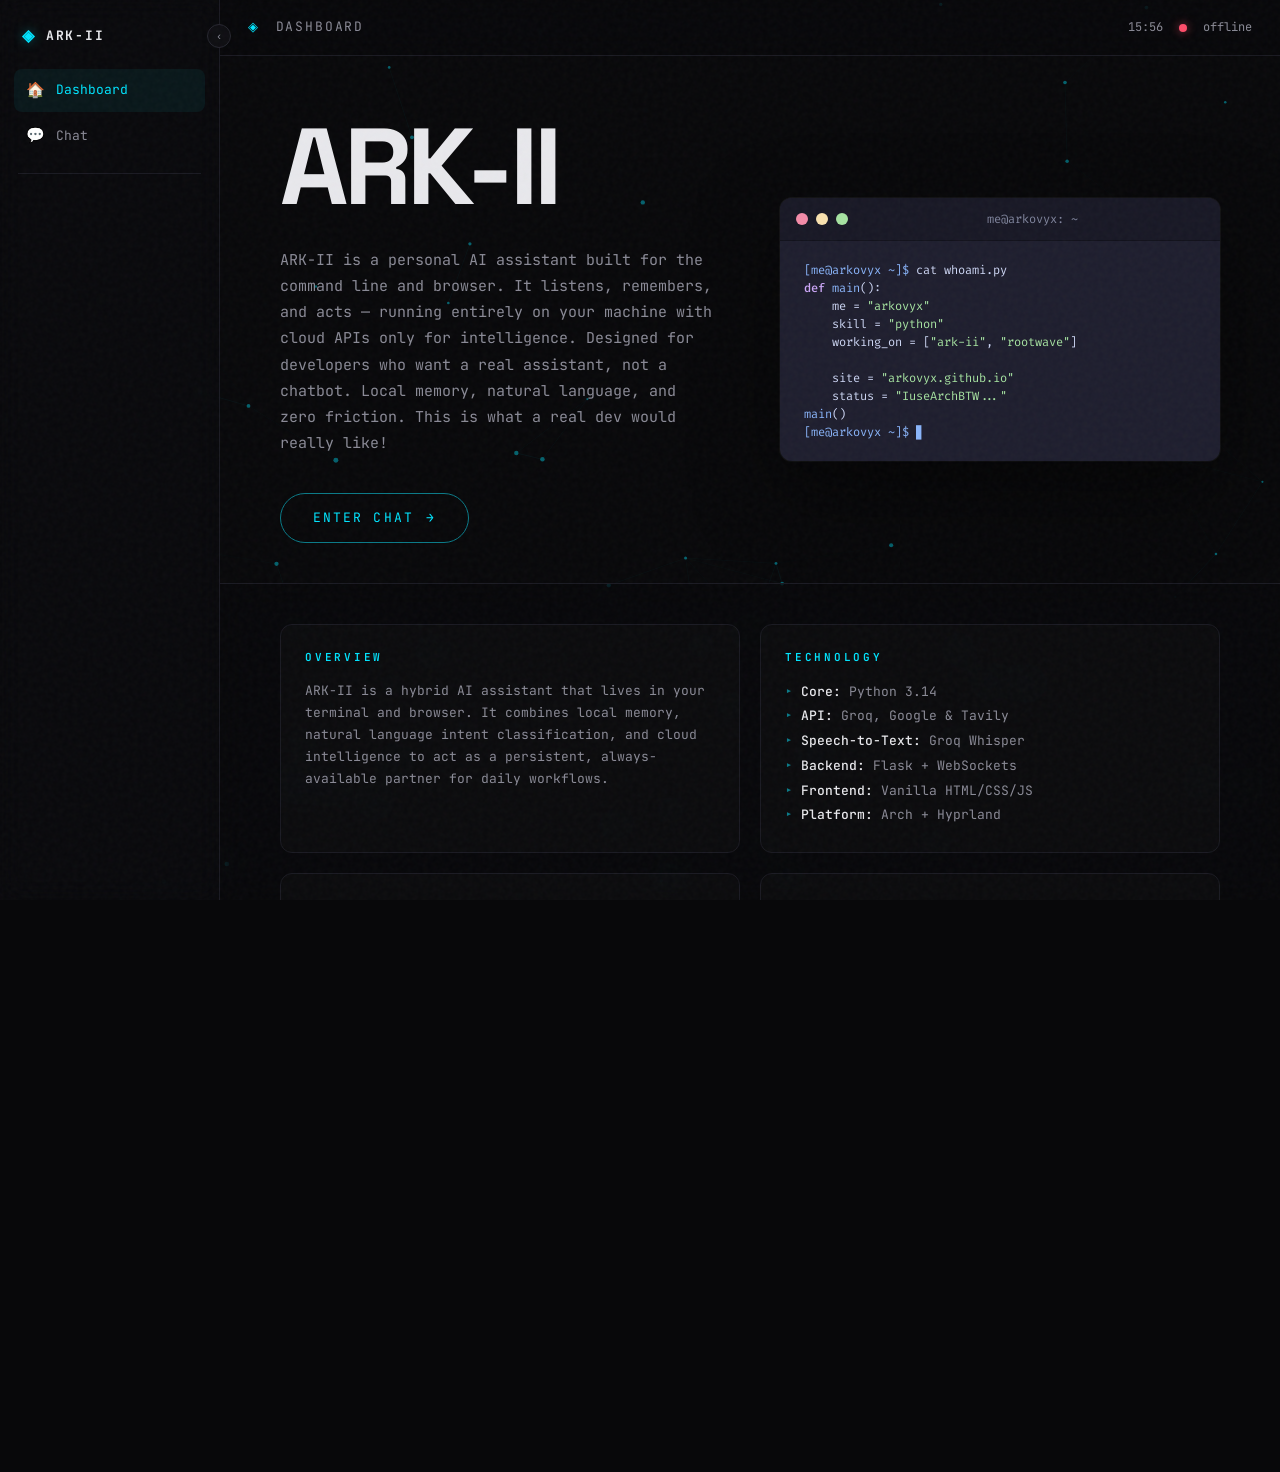
<file: web/index.html>
<!DOCTYPE html>
<html lang="en">
<head>
    <meta charset="UTF-8" />
    <meta name="viewport" content="width=device-width, initial-scale=1.0" />
    <title>ARK-II</title>
    <link rel="preconnect" href="https://fonts.googleapis.com">
    <link rel="preconnect" href="https://fonts.gstatic.com" crossorigin>
    <link href="https://fonts.googleapis.com/css2?family=JetBrains+Mono:wght@300;400;500;700&display=swap" rel="stylesheet">
    <link href="https://fonts.googleapis.com/css2?family=Fira+Code:wght@300;400;500;700&display=swap" rel="stylesheet">
    <link href="https://fonts.googleapis.com/css2?family=Space+Grotesk:wght@300;400;500;600;700&display=swap" rel="stylesheet">
    <link rel="stylesheet" href="style.css" />
</head>
<body class="dashboard-body">
    <div class="grain"></div>
    <canvas id="bg-particles"></canvas>

    <aside class="sidebar" id="sidebar">
        <div class="sidebar-brand">
            <span class="mark">◈</span>
            <span class="name">ARK-II</span>
        </div>
        <a class="nav-item active" href="/">
            <span class="icon">🏠</span>
            <span class="label">Dashboard</span>
        </a>
        <a class="nav-item" href="/chat">
            <span class="icon">💬</span>
            <span class="label">Chat</span>
        </a>
        <div class="sidebar-divider"></div>
        <button class="sidebar-toggle" id="sidebar-toggle" title="Toggle sidebar">‹</button>
    </aside>

    <main class="main dashboard-main">
        <header class="header">
            <div class="page-title"><span class="mark">◈</span> Dashboard</div>
            <div class="header-right">
                <span class="clock" id="clock">--:--</span>
                <span class="status-dot" id="status-dot"></span>
                <span class="status-text" id="status-text">connecting</span>
            </div>
        </header>

        <section class="hero-section">
            <div class="hero-left">
                <h1 class="hero-title">ARK-II</h1>
                <p class="hero-description">
                    ARK-II is a personal AI assistant built for the command line and browser.
                    It listens, remembers, and acts — running entirely on your machine with
                    cloud APIs only for intelligence. Designed for developers who want a
                    real assistant, not a chatbot. Local memory, natural language, and
                    zero friction. This is what a real dev would really like!
                </p>
                <a href="/chat" class="cta-button">
                    <span>Enter Chat</span>
                    <span class="arrow">→</span>
                </a>
            </div>

            <div class="hero-right">
                <div class="terminal-window">
                    <div class="terminal-header">
                        <div class="terminal-dots">
                            <span class="dot dot-red"></span>
                            <span class="dot dot-yellow"></span>
                            <span class="dot dot-green"></span>
                        </div>
                        <div class="terminal-title">me@arkovyx: ~</div>
                    </div>
                    <div class="terminal-body">
<pre class="terminal-pre">
<span class="t-prompt">[me@arkovyx ~]$</span> <span class="t-cmd">cat whoami.py</span>
<span class="t-code"><span class="t-kw">def</span> <span class="t-fn">main</span>():
    me = <span class="t-str">"arkovyx"</span>
    skill = <span class="t-str">"python"</span>
    working_on = [<span class="t-str">"ark-ii"</span>, <span class="t-str">"rootwave"</span>]

    site = <span class="t-str">"arkovyx.github.io"</span>
    status = <span class="t-str">"IuseArchBTW..."</span>
<span class="t-fn">main</span>()</span>
<span class="t-prompt">[me@arkovyx ~]$</span> <span class="t-cursor">▊</span>
</pre>
                    </div>
                </div>
            </div>
        </section>

        <section class="docs-section">
            <div class="docs-grid">
                <div class="doc-panel">
                    <div class="doc-title">Overview</div>
                    <p class="doc-text">
                        ARK-II is a hybrid AI assistant that lives in your terminal and
                        browser. It combines local memory, natural language intent
                        classification, and cloud intelligence to act as a persistent,
                        always-available partner for daily workflows.
                    </p>
                </div>

                <div class="doc-panel">
                    <div class="doc-title">Technology</div>
                    <ul class="doc-list">
                        <li><strong>Core:</strong> Python 3.14</li>
                        <li><strong>API:</strong> Groq, Google & Tavily</li>
                        <li><strong>Speech-to-Text:</strong> Groq Whisper</li>
                        <li><strong>Backend:</strong> Flask + WebSockets</li>
                        <li><strong>Frontend:</strong> Vanilla HTML/CSS/JS</li>
                        <li><strong>Platform:</strong> Arch + Hyprland</li>
                    </ul>
                </div>

                <div class="doc-panel">
                    <div class="doc-title">Real-World Problems</div>
                    <ul class="doc-list">
                        <li>Remembering context across sessions</li>
                        <li>Managing reminders without opening apps</li>
                        <li>Quick voice-to-action without lifting hands</li>
                        <li>Summarizing active windows on demand</li>
                        <li>Reading and writing from the terminal</li>
                    </ul>
                </div>

                <div class="doc-panel">
                    <div class="doc-title">Workflow</div>
                    <ul class="doc-list">
                        <li>User input</li>
                        <li>Intent classified by NLP layer</li>
                        <li>Handler executes locally or calls AI</li>
                        <li>State written to <code>data/state.json</code></li>
                        <li>Web UI polls state every 500ms</li>
                        <li>Response printed.</li>
                    </ul>
                </div>

                <div class="doc-panel">
                    <div class="doc-title">Project Structure</div>
                    <ul class="doc-list code-list">
                        <li>src/core — handles core nlp and user input.</li>
                        <li>src/features — contains all the features.</li>
                        <li>src/utils — stores paths and helpers</li>
                        <li>web — dashboard + chat UI</li>
                        <li>data — persistent memory and other helpers.</li>
                        <li>server.py — Flask bridge</li>
                    </ul>
                </div>

                <div class="doc-panel">
                    <div class="doc-title">Conclusion</div>
                    <p class="doc-text">
                        ARK-II is not another "chat-bot". It is a system designed to feel like a
                        true extension of the user — persistent, useful, and quiet.
                        Built on open tools, running on Arch Linux, and designed to
                        scale with the user's needs.
                    </p>
                </div>
            </div>
        </section>

        <footer class="footer">
            <div class="footer-icons">
                <a class="icon-link" href="https://github.com/arkovyx/ark-ii/" target="_blank" title="GitHub">
                    <svg width="16" height="16" viewBox="0 0 24 24" fill="currentColor">
                        <path d="M12 .5C5.65.5.5 5.65.5 12c0 5.08 3.29 9.39 7.86 10.91.58.1.79-.25.79-.56v-2c-3.2.7-3.88-1.36-3.88-1.36-.52-1.32-1.28-1.67-1.28-1.67-1.05-.72.08-.7.08-.7 1.16.08 1.77 1.19 1.77 1.19 1.03 1.77 2.7 1.26 3.36.96.1-.75.4-1.26.73-1.55-2.55-.29-5.24-1.28-5.24-5.68 0-1.26.45-2.29 1.19-3.1-.12-.29-.52-1.46.11-3.05 0 0 .97-.31 3.18 1.19a11 11 0 0 1 5.8 0c2.2-1.5 3.17-1.19 3.17-1.19.63 1.59.23 2.76.11 3.05.74.81 1.19 1.84 1.19 3.1 0 4.41-2.7 5.38-5.26 5.67.41.36.78 1.06.78 2.14v3.17c0 .31.21.67.8.56A11.5 11.5 0 0 0 23.5 12C23.5 5.65 18.35.5 12 .5z"/>
                    </svg>
                </a>
                <a class="icon-link" href="https://arkovyx.github.io/" target="_blank" title="Portfolio">
                    <svg width="16" height="16" viewBox="0 0 24 24" fill="none" stroke="currentColor" stroke-width="2" stroke-linecap="round" stroke-linejoin="round">
                        <circle cx="12" cy="12" r="10"/>
                        <line x1="2" y1="12" x2="22" y2="12"/>
                        <path d="M12 2a15.3 15.3 0 0 1 4 10 15.3 15.3 0 0 1-4 10 15.3 15.3 0 0 1-4-10 15.3 15.3 0 0 1 4-10z"/>
                    </svg>
                </a>
                <span class="icon-link" title="YouTube">
                    <svg width="16" height="16" viewBox="0 0 24 24" fill="currentColor">
                        <path d="M23.5 6.2a3 3 0 0 0-2.1-2.1C19.5 3.5 12 3.5 12 3.5s-7.5 0-9.4.6A3 3 0 0 0 .5 6.2C0 8.1 0 12 0 12s0 3.9.5 5.8a3 3 0 0 0 2.1 2.1c1.9.6 9.4.6 9.4.6s7.5 0 9.4-.6a3 3 0 0 0 2.1-2.1c.5-1.9.5-5.8.5-5.8s0-3.9-.5-5.8zM9.6 15.6V8.4l6.3 3.6-6.3 3.6z"/>
                    </svg>
                </span>
                <span class="icon-link" title="Instagram">
                    <svg width="16" height="16" viewBox="0 0 24 24" fill="none" stroke="currentColor" stroke-width="2" stroke-linecap="round" stroke-linejoin="round">
                        <rect x="2" y="2" width="20" height="20" rx="5"/>
                        <path d="M16 11.4a4 4 0 1 1-7.9 1.2 4 4 0 0 1 7.9-1.2z"/>
                        <line x1="17.5" y1="6.5" x2="17.5" y2="6.5"/>
                    </svg>
                </span>
            </div>
            <div class="footer-meta">· ARK · v2.0 · © 2026 | ARKOVYX All Rights Reserved</div>
        </footer>
    </main>

    <script src="dashboard.js"></script>
</body>
</html>
</file>
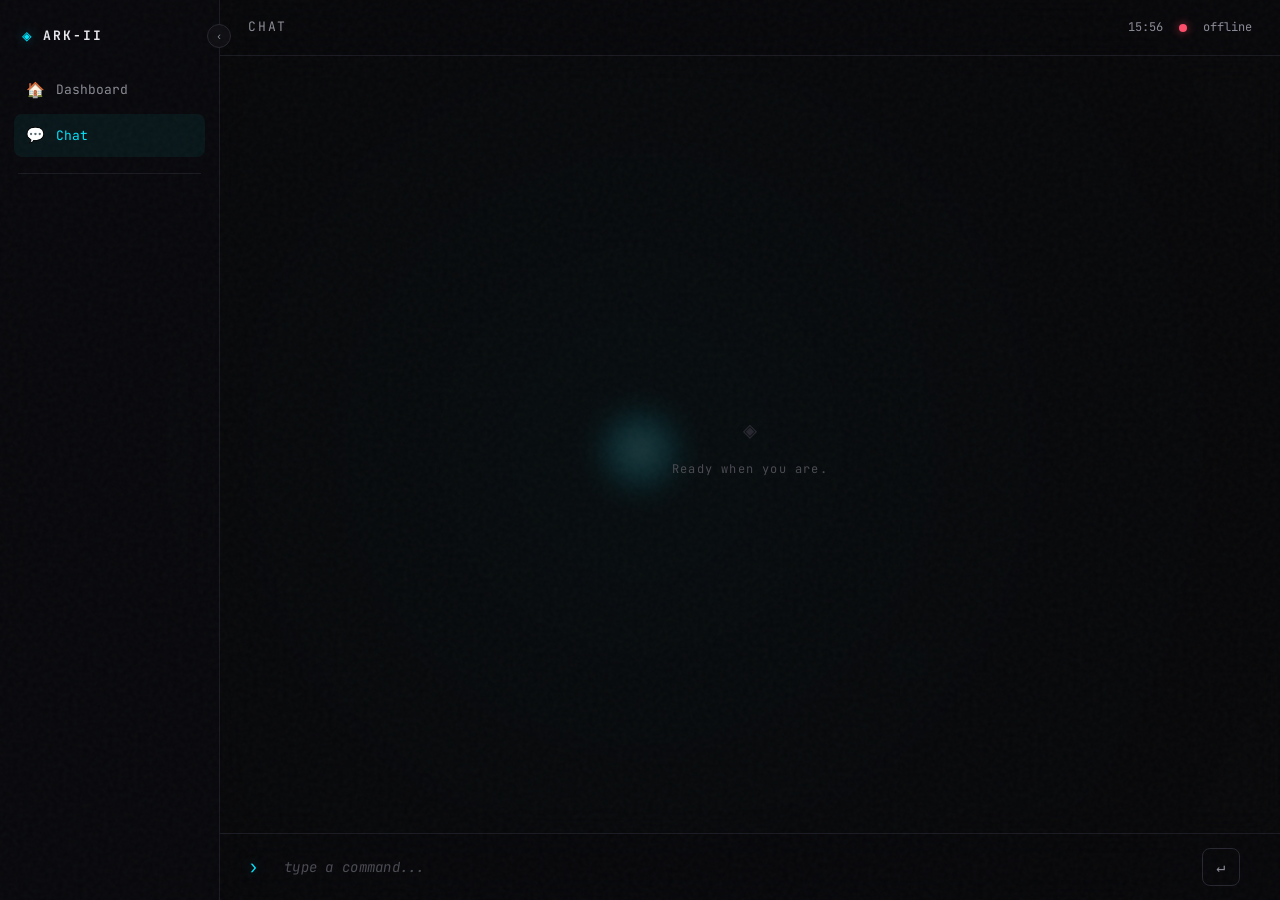
<file: web/chat.html>
<!DOCTYPE html>
<html lang="en">
<head>
    <meta charset="UTF-8" />
    <meta name="viewport" content="width=device-width, initial-scale=1.0" />
    <title>ARK-II · Chat</title>
    <link rel="preconnect" href="https://fonts.googleapis.com">
    <link rel="preconnect" href="https://fonts.gstatic.com" crossorigin>
    <link href="https://fonts.googleapis.com/css2?family=JetBrains+Mono:wght@300;400;500;700&display=swap" rel="stylesheet">
    <link rel="stylesheet" href="style.css" />
</head>
<body class="chat-body">
    <div class="grain"></div>
    <canvas id="bg-ring"></canvas>

    <aside class="sidebar" id="sidebar">
        <div class="sidebar-brand">
            <span class="mark">◈</span>
            <span class="name">ARK-II</span>
        </div>

        <a class="nav-item" href="/">
            <span class="icon">🏠</span>
            <span class="label">Dashboard</span>
        </a>
        <a class="nav-item active" href="/chat">
            <span class="icon">💬</span>
            <span class="label">Chat</span>
        </a>

        <div class="sidebar-divider"></div>

        <button class="sidebar-toggle" id="sidebar-toggle" title="Toggle sidebar">‹</button>
    </aside>

    <main class="main chat-main">
        <header class="header">
            <div class="page-title">Chat</div>
            <div class="header-right">
                <span class="clock" id="clock">--:--</span>
                <span class="status-dot" id="status-dot"></span>
                <span class="status-text" id="status-text">connecting</span>
            </div>
        </header>

        <section class="chat-log" id="chat">
            <div class="empty" id="empty">
                <div class="empty-line">◈</div>
                <div class="empty-text">Ready when you are.</div>
            </div>
        </section>

        <footer class="input-bar">
            <span class="prompt-symbol">›</span>
            <input id="input" type="text" placeholder="type a command..." autocomplete="off" spellcheck="false" />
            <button class="send-btn" id="send" title="Send">↵</button>
        </footer>
    </main>

    <script src="chat.js"></script>
</body>
</html>
</file>
<file: web/style.css>
/* ============================================
   RESET + BASE
   ============================================ */
*, *::before, *::after {
    box-sizing: border-box;
    margin: 0;
    padding: 0;
}

:root {
    --bg: #08080a;
    --panel: #0e0e12;
    --border: #1a1a22;
    --border-2: #26262f;
    --text: #e8e8ec;
    --text-dim: #8a8a96;
    --text-faint: #4a4a52;
    --accent: #00e5ff;
    --accent-dim: #0a7a88;
    --accent-glow: rgba(0, 229, 255, 0.35);
    --warn: #ffb347;
    --err: #ff4d6a;
    --ok: #22e08b;
    --radius: 12px;
    --radius-sm: 8px;
    --ease: cubic-bezier(0.22, 0.61, 0.36, 1);
}

html, body {
    height: 100%;
    background: var(--bg);
    color: var(--text);
    font-family: 'JetBrains Mono', ui-monospace, Menlo, monospace;
    font-size: 14px;
    line-height: 1.55;
    -webkit-font-smoothing: antialiased;
    overflow: hidden;
}

body {
    display: flex;
}

/* Grain overlay */
.grain {
    position: fixed;
    inset: 0;
    pointer-events: none;
    opacity: 0.035;
    z-index: 100;
    background-image: url("data:image/svg+xml,%3Csvg viewBox='0 0 200 200' xmlns='http://www.w3.org/2000/svg'%3E%3Cfilter id='n'%3E%3CfeTurbulence type='fractalNoise' baseFrequency='0.9' numOctaves='2'/%3E%3C/filter%3E%3Crect width='100%25' height='100%25' filter='url(%23n)'/%3E%3C/svg%3E");
}

/* Glows */
.glow-top, .glow-bottom {
    position: fixed;
    left: 50%;
    transform: translateX(-50%);
    pointer-events: none;
    z-index: 0;
}
.glow-top {
    top: -40%;
    width: 80vw;
    height: 80vh;
    background: radial-gradient(circle, rgba(0, 229, 255, 0.06) 0%, transparent 60%);
}
.glow-bottom {
    bottom: -50%;
    width: 90vw;
    height: 80vh;
    background: radial-gradient(circle, rgba(120, 0, 255, 0.05) 0%, transparent 60%);
}

/* ============================================
   SIDEBAR
   ============================================ */
.sidebar {
    width: 220px;
    background: rgba(10, 10, 14, 0.6);
    backdrop-filter: blur(12px);
    border-right: 1px solid var(--border);
    display: flex;
    flex-direction: column;
    padding: 20px 14px;
    transition: width 0.25s var(--ease);
    position: relative;
    z-index: 10;
}

.sidebar.collapsed {
    width: 60px;
}

.sidebar-brand {
    display: flex;
    align-items: center;
    gap: 10px;
    font-weight: 700;
    letter-spacing: 0.14em;
    font-size: 13px;
    padding: 4px 8px 20px;
    color: var(--text);
    white-space: nowrap;
    overflow: hidden;
}

.sidebar-brand .mark {
    color: var(--accent);
    text-shadow: 0 0 12px var(--accent-glow);
    font-size: 16px;
    flex-shrink: 0;
}

.sidebar.collapsed .sidebar-brand .name {
    opacity: 0;
    width: 0;
}

.nav-item {
    display: flex;
    align-items: center;
    gap: 12px;
    padding: 10px 12px;
    border-radius: var(--radius-sm);
    color: var(--text-dim);
    text-decoration: none;
    font-size: 13px;
    transition: all 0.2s var(--ease);
    margin-bottom: 2px;
    white-space: nowrap;
    overflow: hidden;
}

.nav-item:hover {
    background: rgba(255, 255, 255, 0.03);
    color: var(--text);
}

.nav-item.active {
    background: rgba(0, 229, 255, 0.06);
    color: var(--accent);
}

.nav-item .icon {
    flex-shrink: 0;
    width: 18px;
    text-align: center;
    font-size: 15px;
}

.sidebar.collapsed .nav-item .label {
    opacity: 0;
    width: 0;
}

.sidebar-divider {
    height: 1px;
    background: var(--border);
    margin: 14px 4px;
}

.sidebar-bottom {
    margin-top: auto;
}

.sidebar-toggle {
    position: absolute;
    top: 24px;
    right: -12px;
    width: 24px;
    height: 24px;
    border-radius: 50%;
    background: var(--panel);
    border: 1px solid var(--border-2);
    color: var(--text-dim);
    cursor: pointer;
    font-size: 11px;
    display: flex;
    align-items: center;
    justify-content: center;
    transition: all 0.2s var(--ease);
    z-index: 11;
}

.sidebar-toggle:hover {
    color: var(--accent);
    border-color: var(--accent-dim);
}

/* ============================================
   MAIN AREA
   ============================================ */
.main {
    flex: 1;
    display: flex;
    flex-direction: column;
    position: relative;
    z-index: 5;
    min-width: 0;
}

.header {
    height: 56px;
    display: flex;
    align-items: center;
    justify-content: space-between;
    padding: 0 28px;
    border-bottom: 1px solid var(--border);
    background: rgba(8, 8, 10, 0.4);
    backdrop-filter: blur(12px);
}

.page-title {
    font-size: 13px;
    letter-spacing: 0.14em;
    text-transform: uppercase;
    color: var(--text-dim);
}

.header-right {
    display: flex;
    align-items: center;
    gap: 16px;
    font-size: 12px;
    color: var(--text-dim);
}

.clock {
    font-variant-numeric: tabular-nums;
}

.status-dot {
    width: 8px;
    height: 8px;
    border-radius: 50%;
    background: var(--text-faint);
    transition: all 0.3s var(--ease);
}

.status-dot.online {
    background: var(--ok);
    box-shadow: 0 0 10px rgba(34, 224, 139, 0.6);
    animation: dot-pulse 2s ease-in-out infinite;
}

.status-dot.offline {
    background: var(--err);
    box-shadow: 0 0 10px rgba(255, 77, 106, 0.6);
}

@keyframes dot-pulse {
    0%, 100% { opacity: 1; }
    50% { opacity: 0.5; }
}

.status-text {
    color: var(--text-dim);
    text-transform: lowercase;
}

/* ============================================
   DASHBOARD PAGE
   ============================================ */
.dashboard {
    flex: 1;
    display: flex;
    flex-direction: column;
    align-items: center;
    justify-content: center;
    position: relative;
    padding: 40px;
}

.dashboard canvas {
    position: absolute;
    inset: 0;
    width: 100%;
    height: 100%;
    z-index: 1;
}

.dashboard-content {
    position: relative;
    z-index: 2;
    display: flex;
    flex-direction: column;
    align-items: center;
    gap: 28px;
    text-align: center;
}

.wordmark {
    font-size: 44px;
    font-weight: 700;
    letter-spacing: 0.2em;
    color: var(--text);
    text-shadow: 0 0 30px rgba(0, 229, 255, 0.15);
}

.wordmark .mark {
    color: var(--accent);
    text-shadow: 0 0 30px var(--accent-glow);
}

.tagline {
    font-size: 12px;
    letter-spacing: 0.3em;
    text-transform: uppercase;
    color: var(--text-faint);
    margin-top: -16px;
}

.state-label {
    font-size: 11px;
    letter-spacing: 0.4em;
    text-transform: uppercase;
    color: var(--text-faint);
    transition: color 0.3s var(--ease);
}

.state-label.thinking { color: var(--warn); }
.state-label.speaking { color: var(--accent); text-shadow: 0 0 12px var(--accent-glow); }

.cta {
    display: inline-flex;
    align-items: center;
    gap: 8px;
    padding: 12px 28px;
    border: 1px solid var(--accent-dim);
    border-radius: 999px;
    background: rgba(0, 229, 255, 0.04);
    color: var(--accent);
    text-decoration: none;
    font-size: 12px;
    letter-spacing: 0.16em;
    text-transform: uppercase;
    transition: all 0.25s var(--ease);
    margin-top: 8px;
}

.cta:hover {
    background: rgba(0, 229, 255, 0.1);
    border-color: var(--accent);
    box-shadow: 0 0 30px rgba(0, 229, 255, 0.15);
    transform: translateY(-1px);
}

.dashboard-footer {
    position: absolute;
    bottom: 28px;
    left: 50%;
    transform: translateX(-50%);
    display: flex;
    gap: 28px;
    z-index: 3;
}

.icon-link {
    color: var(--text-faint);
    font-size: 18px;
    text-decoration: none;
    transition: all 0.25s var(--ease);
    display: flex;
    align-items: center;
    justify-content: center;
    width: 32px;
    height: 32px;
    border-radius: 50%;
}

.icon-link:hover {
    color: var(--accent);
    background: rgba(0, 229, 255, 0.06);
    transform: translateY(-2px);
}

/* ============================================
   CHAT PAGE
   ============================================ */
.chat-log {
    flex: 1;
    overflow-y: auto;
    padding: 24px 48px 24px;
    scroll-behavior: smooth;
}

.chat-log::-webkit-scrollbar {
    width: 6px;
}

.chat-log::-webkit-scrollbar-track {
    background: transparent;
}

.chat-log::-webkit-scrollbar-thumb {
    background: var(--border-2);
    border-radius: 3px;
}

.chat-log::-webkit-scrollbar-thumb:hover {
    background: var(--text-faint);
}

.empty {
    height: 100%;
    display: flex;
    flex-direction: column;
    align-items: center;
    justify-content: center;
    gap: 12px;
    color: var(--text-faint);
}

.empty-line {
    font-size: 24px;
    color: var(--border-2);
    animation: pulse-mark 4s ease-in-out infinite;
}

@keyframes pulse-mark {
    0%, 100% { opacity: 1; }
    50% { opacity: 0.3; }
}

.empty-text {
    font-size: 12px;
    letter-spacing: 0.1em;
}

.message {
    display: grid;
    grid-template-columns: 80px 1fr;
    gap: 20px;
    padding: 18px 0;
    opacity: 0;
    transform: translateY(6px);
    animation: msg-in 0.4s var(--ease) forwards;
    position: relative;
}

@keyframes msg-in {
    to {
        opacity: 1;
        transform: translateY(0);
    }
}

.message + .message {
    border-top: 1px solid var(--border);
}

.message .who {
    font-size: 11px;
    text-transform: uppercase;
    letter-spacing: 0.15em;
    color: var(--text-faint);
    padding-top: 3px;
    display: flex;
    flex-direction: column;
    gap: 4px;
}

.message .who .time {
    color: var(--text-faint);
    font-size: 10px;
    letter-spacing: 0.05em;
    text-transform: none;
    opacity: 0.6;
}

.message.user .who .label { color: var(--accent-dim); }
.message.ark .who .label { color: var(--accent); }

.message .what {
    color: var(--text);
    white-space: pre-wrap;
    word-break: break-word;
    line-height: 1.65;
    position: relative;
}

.message.user .what {
    color: var(--text-dim);
}

.copy-btn {
    position: absolute;
    top: 0;
    right: 0;
    background: var(--panel);
    border: 1px solid var(--border-2);
    color: var(--text-faint);
    padding: 4px 10px;
    border-radius: 6px;
    font-family: inherit;
    font-size: 10px;
    letter-spacing: 0.1em;
    cursor: pointer;
    opacity: 0;
    transition: all 0.2s var(--ease);
    text-transform: uppercase;
}

.message:hover .copy-btn {
    opacity: 1;
}

.copy-btn:hover {
    color: var(--accent);
    border-color: var(--accent-dim);
    background: rgba(0, 229, 255, 0.05);
}

.copy-btn.copied {
    color: var(--ok);
    border-color: var(--ok);
}

/* ============================================
   INPUT BAR
   ============================================ */
.input-bar {
    display: grid;
    grid-template-columns: 24px 1fr auto auto;
    align-items: center;
    gap: 12px;
    padding: 14px 28px;
    border-top: 1px solid var(--border);
    background: rgba(8, 8, 10, 0.6);
    backdrop-filter: blur(12px);
}

.prompt-symbol {
    color: var(--accent);
    font-size: 18px;
    text-shadow: 0 0 12px var(--accent-glow);
    transition: opacity 0.3s var(--ease);
}

.input-bar:focus-within .prompt-symbol {
    animation: pulse-mark 1.6s ease-in-out infinite;
}

#input {
    background: transparent;
    border: none;
    outline: none;
    color: var(--text);
    font-family: inherit;
    font-size: 14px;
    letter-spacing: 0.02em;
    caret-color: var(--accent);
    padding: 8px 0;
    min-width: 0;
}

#input::placeholder {
    color: var(--text-faint);
    font-style: italic;
}

.mic-btn, .send-btn {
    background: transparent;
    border: 1px solid var(--border-2);
    color: var(--text-dim);
    width: 38px;
    height: 38px;
    border-radius: var(--radius-sm);
    cursor: pointer;
    font-family: inherit;
    font-size: 15px;
    transition: all 0.2s var(--ease);
    display: flex;
    align-items: center;
    justify-content: center;
    position: relative;
}

.mic-btn:disabled {
    opacity: 0.35;
    cursor: not-allowed;
}

.mic-btn:not(:disabled):hover {
    border-color: var(--accent-dim);
    color: var(--accent);
}

.send-btn:hover {
    border-color: var(--accent-dim);
    color: var(--accent);
    background: rgba(0, 229, 255, 0.05);
}

.send-btn:active {
    transform: scale(0.94);
}

/* Tooltip */
.mic-btn::after {
    content: "mic coming soon";
    position: absolute;
    bottom: calc(100% + 8px);
    left: 50%;
    transform: translateX(-50%);
    background: var(--panel);
    border: 1px solid var(--border-2);
    color: var(--text-dim);
    padding: 4px 10px;
    border-radius: 6px;
    font-size: 10px;
    white-space: nowrap;
    opacity: 0;
    pointer-events: none;
    transition: opacity 0.2s var(--ease);
    letter-spacing: 0.05em;
}

.mic-btn:disabled:hover::after {
    opacity: 1;
}

/* ============================================
   DASHBOARD PAGE — LAYOUT
   ============================================ */
.dashboard-page .main {
    height: 100vh;
}

.dashboard {
    flex: 1;
    display: grid;
    grid-template-rows: 1fr auto auto;
    position: relative;
    overflow: hidden;
}

.dashboard canvas {
    position: absolute;
    inset: 0;
    width: 100%;
    height: 100%;
    z-index: 1;
}

.dashboard-hero {
    position: relative;
    z-index: 2;
    display: flex;
    flex-direction: column;
    align-items: center;
    justify-content: center;
    gap: 12px;
    padding: 40px;
    pointer-events: none;
}

.wordmark {
    font-size: 42px;
    font-weight: 700;
    letter-spacing: 0.22em;
    color: var(--text);
    text-shadow: 0 0 30px rgba(0, 229, 255, 0.15);
    pointer-events: auto;
}

.wordmark .mark {
    color: var(--accent);
    text-shadow: 0 0 30px var(--accent-glow);
}

.tagline {
    font-size: 11px;
    letter-spacing: 0.32em;
    text-transform: uppercase;
    color: var(--text-faint);
    pointer-events: auto;
}

.state-label {
    font-size: 11px;
    letter-spacing: 0.4em;
    text-transform: uppercase;
    color: var(--text-faint);
    transition: color 0.3s var(--ease);
    margin-top: 8px;
}

.state-label.thinking { color: var(--warn); }
.state-label.speaking { color: var(--accent); text-shadow: 0 0 12px var(--accent-glow); }

/* Info grid */
.dashboard-grid {
    position: relative;
    z-index: 2;
    display: grid;
    grid-template-columns: 1fr 1fr;
    gap: 16px;
    padding: 24px 48px;
    border-top: 1px solid var(--border);
    background: rgba(8, 8, 10, 0.55);
    backdrop-filter: blur(14px);
}

.panel {
    display: flex;
    flex-direction: column;
    gap: 4px;
}

.panel-title {
    font-size: 10px;
    letter-spacing: 0.25em;
    text-transform: uppercase;
    color: var(--text-faint);
    margin-bottom: 10px;
}

.stat-row {
    display: flex;
    justify-content: space-between;
    align-items: center;
    padding: 6px 0;
    font-size: 13px;
    border-bottom: 1px solid transparent;
    transition: border-color 0.2s var(--ease);
}

.stat-row:hover {
    border-bottom-color: var(--border);
}

.stat-label {
    color: var(--text-faint);
    letter-spacing: 0.05em;
}

.stat-value {
    color: var(--text);
    font-variant-numeric: tabular-nums;
}

.action-row {
    display: grid;
    grid-template-columns: 24px 1fr 20px;
    align-items: center;
    gap: 12px;
    padding: 10px 0;
    color: var(--text-dim);
    text-decoration: none;
    font-size: 13px;
    transition: all 0.2s var(--ease);
    border-radius: 6px;
}

.action-row:hover {
    color: var(--accent);
    padding-left: 6px;
}

.action-icon {
    font-size: 15px;
    text-align: center;
}

.action-label {
    letter-spacing: 0.03em;
}

.action-arrow {
    opacity: 0.4;
    transition: transform 0.2s var(--ease), opacity 0.2s var(--ease);
    font-size: 14px;
}

.action-row:hover .action-arrow {
    opacity: 1;
    transform: translateX(4px);
}

/* Footer */
.footer {
    position: relative;
    z-index: 2;
    display: flex;
    flex-direction: column;
    align-items: center;
    gap: 10px;
    padding: 18px 48px;
    border-top: 1px solid var(--border);
    background: rgba(8, 8, 10, 0.6);
    backdrop-filter: blur(12px);
}

.footer-icons {
    display: flex;
    gap: 20px;
}

.icon-link {
    color: var(--text-faint);
    width: 30px;
    height: 30px;
    display: flex;
    align-items: center;
    justify-content: center;
    border-radius: 50%;
    transition: all 0.2s var(--ease);
    text-decoration: none;
    cursor: pointer;
}

.icon-link:hover {
    color: var(--accent);
    background: rgba(0, 229, 255, 0.06);
    transform: translateY(-1px);
}

.footer-meta {
    font-size: 10px;
    letter-spacing: 0.15em;
    color: var(--text-faint);
    text-transform: uppercase;
}

/* Page title mark */
.page-title .mark {
    color: var(--accent);
    margin-right: 6px;
}

/* ============================================
   SMALL HEADER RING (CHAT PAGE)
   ============================================ */
.header-ring {
    width: 28px;
    height: 28px;
    display: block;
    margin-right: 4px;
}

/* ============================================
   CHAT PAGE — BACKGROUND RING
   ============================================ */
#bg-ring {
    position: fixed;
    inset: 0;
    width: 100vw;
    height: 100vh;
    z-index: 0;
    pointer-events: none;
}

/* Chat page: make sure main + sidebar are above the ring */
.chat-body .main,
.chat-body .sidebar {
    position: relative;
    z-index: 2;
}

/* Make chat and sidebar semi-transparent to show the ring */
.chat-body .chat-log {
    background: rgba(8, 8, 10, 0.55);
    backdrop-filter: blur(14px);
}

.chat-body .sidebar {
    background: rgba(10, 10, 14, 0.65);
    backdrop-filter: blur(16px);
}

.chat-body .header,
.chat-body .input-bar {
    background: rgba(8, 8, 10, 0.7);
    backdrop-filter: blur(14px);
}

/* ============================================
   DASHBOARD — MINIMAL (emptied for future idea)
   ============================================ */
.dashboard-page .dashboard {
    grid-template-rows: 1fr;
}

.dashboard-page .dashboard-hero {
    display: none;
}

.dashboard-page .dashboard-grid {
    display: none;
}

/* ============================================
   DASHBOARD PAGE — COMPLETE STYLES
   ============================================ */
.dashboard-body {
    overflow-y: auto;
    display: block;
}

#bg-particles {
    position: fixed;
    inset: 0;
    width: 100vw;
    height: 100vh;
    z-index: 0;
    pointer-events: none;
}

.dashboard-body .sidebar {
    position: fixed;
    left: 0;
    top: 0;
    height: 100vh;
    z-index: 10;
}

.dashboard-main {
    margin-left: 220px;
    min-height: 100vh;
    display: flex;
    flex-direction: column;
    position: relative;
    z-index: 2;
    transition: margin-left 0.25s var(--ease);
}

.sidebar.collapsed ~ .dashboard-main {
    margin-left: 60px;
}

/* ============================================
   HERO SECTION
   ============================================ */
.hero-section {
    flex: 1;
    display: grid;
    grid-template-columns: 1fr 1fr;
    gap: 60px;
    align-items: center;
    padding: 60px 60px 40px;
    max-width: 1400px;
    margin: 0 auto;
    width: 100%;
}

.hero-left {
    display: flex;
    flex-direction: column;
    gap: 28px;
}

.hero-title {
    font-family: 'Space Grotesk', sans-serif;
    font-size: 108px;
    font-weight: 700;
    line-height: 0.95;
    letter-spacing: -0.04em;
    color: var(--text);
    cursor: default;
    transition: all 0.4s var(--ease);
    position: relative;
    background: linear-gradient(135deg, var(--text) 0%, var(--text) 40%, var(--accent) 100%);
    background-size: 200% 200%;
    background-position: 0% 50%;
    -webkit-background-clip: text;
    background-clip: text;
    -webkit-text-fill-color: transparent;
    animation: hero-gradient 8s ease infinite;
}

.hero-title:hover {
    text-shadow: 0 0 60px rgba(0, 229, 255, 0.4);
    letter-spacing: -0.02em;
}

@keyframes hero-gradient {
    0%, 100% { background-position: 0% 50%; }
    50% { background-position: 100% 50%; }
}

.hero-description {
    font-size: 15px;
    line-height: 1.75;
    color: var(--text-dim);
    max-width: 520px;
}

.cta-button {
    display: inline-flex;
    align-items: center;
    gap: 12px;
    padding: 14px 32px;
    background: transparent;
    border: 1px solid var(--accent-dim);
    border-radius: 999px;
    color: var(--accent);
    text-decoration: none;
    font-size: 13px;
    letter-spacing: 0.16em;
    text-transform: uppercase;
    transition: all 0.25s var(--ease);
    align-self: flex-start;
    margin-top: 8px;
}

.cta-button:hover {
    background: rgba(0, 229, 255, 0.08);
    border-color: var(--accent);
    box-shadow: 0 0 40px rgba(0, 229, 255, 0.15);
    transform: translateX(4px);
}

.cta-button .arrow {
    transition: transform 0.25s var(--ease);
}

.cta-button:hover .arrow {
    transform: translateX(4px);
}

/* ============================================
   TERMINAL WINDOW
   ============================================ */
.hero-right {
    display: flex;
    justify-content: flex-end;
}

.terminal-window {
    width: 100%;
    max-width: 640px;
    border-radius: 12px;
    overflow: hidden;
    box-shadow:
        0 30px 80px rgba(0, 0, 0, 0.5),
        0 0 0 1px rgba(255, 255, 255, 0.05);
    background: #1e1e2e;
}

.terminal-header {
    background: #181825;
    padding: 12px 16px;
    display: flex;
    align-items: center;
    gap: 12px;
    border-bottom: 1px solid #11111b;
}

.terminal-dots {
    display: flex;
    gap: 8px;
}

.dot {
    width: 12px;
    height: 12px;
    border-radius: 50%;
}

.dot-red    { background: #f38ba8; }
.dot-yellow { background: #f9e2af; }
.dot-green  { background: #a6e3a1; }

.terminal-title {
    font-family: 'Fira Code', monospace;
    font-size: 12px;
    color: #7f849c;
    margin-left: auto;
    margin-right: auto;
}

.terminal-body {
    padding: 20px 24px;
    font-family: 'Fira Code', monospace;
    font-size: 12px;
    line-height: 1.5;
    color: #cdd6f4;
    overflow-x: auto;
}

.terminal-pre {
    margin: 0;
    white-space: pre;
    font-family: 'Fira Code', monospace;
}

.t-prompt { color: #89b4fa; }
.t-cmd    { color: #cdd6f4; }
.t-key    { color: #cba6f7; font-weight: 500; }
.t-val    { color: #cdd6f4; }
.t-icon   { color: #89dceb; }
.t-sep    { color: #45475a; }
.t-band   { color: #f9e2af; }
.t-band-text { color: #f38ba8; font-weight: 600; }
.t-cursor {
    color: #89b4fa;
    animation: blink 1s step-end infinite;
}

@keyframes blink {
    0%, 50% { opacity: 1; }
    51%, 100% { opacity: 0; }
}

/* ============================================
   DOCS SECTION
   ============================================ */
.docs-section {
    padding: 40px 60px 40px;
    max-width: 1400px;
    margin: 0 auto;
    width: 100%;
    border-top: 1px solid var(--border);
    background: rgba(8, 8, 10, 0.4);
    backdrop-filter: blur(12px);
}

.docs-grid {
    display: grid;
    grid-template-columns: repeat(auto-fit, minmax(320px, 1fr));
    gap: 20px;
}

.doc-panel {
    background: rgba(255, 255, 255, 0.015);
    border: 1px solid var(--border);
    border-radius: 12px;
    padding: 24px;
    transition: all 0.25s var(--ease);
}

.doc-panel:hover {
    border-color: var(--border-2);
    background: rgba(255, 255, 255, 0.025);
}

.doc-title {
    font-size: 11px;
    letter-spacing: 0.25em;
    text-transform: uppercase;
    color: var(--accent);
    margin-bottom: 14px;
    font-weight: 600;
}

.doc-text {
    font-size: 13px;
    line-height: 1.7;
    color: var(--text-dim);
}

.doc-list {
    list-style: none;
    padding: 0;
    margin: 0;
}

.doc-list li {
    font-size: 13px;
    line-height: 1.9;
    color: var(--text-dim);
    padding-left: 16px;
    position: relative;
}

.doc-list li::before {
    content: "▸";
    position: absolute;
    left: 0;
    color: var(--accent-dim);
}

.doc-list strong {
    color: var(--text);
    font-weight: 500;
}

.doc-list code {
    background: rgba(0, 229, 255, 0.08);
    color: var(--accent);
    padding: 1px 6px;
    border-radius: 4px;
    font-size: 12px;
    font-family: 'JetBrains Mono', monospace;
}

.code-list li {
    font-family: 'JetBrains Mono', monospace;
    font-size: 12px;
}

/* Responsive */
@media (max-width: 1100px) {
    .hero-section {
        grid-template-columns: 1fr;
        padding: 40px 32px;
    }
    .hero-title {
        font-size: 72px;
    }
    .hero-right {
        justify-content: center;
    }
    .docs-section {
        padding: 32px;
    }
    .dashboard-main {
        margin-left: 60px;
    }
    .sidebar {
        width: 60px;
    }
    .sidebar .name,
    .sidebar .label {
        display: none;
    }
}

/* ============================================
   CHAT PAGE — LAYOUT
   ============================================ */
.chat-body {
    display: flex;
    height: 100vh;
    overflow: hidden;
}

.chat-body .sidebar {
    position: relative;
    flex-shrink: 0;
    height: 100vh;
    z-index: 10;
}

.chat-body .chat-main {
    flex: 1;
    display: flex;
    flex-direction: column;
    min-width: 0;
    position: relative;
    z-index: 5;
}

.chat-body #bg-ring {
    position: fixed;
    inset: 0;
    width: 100vw;
    height: 100vh;
    z-index: 0;
    pointer-events: none;
}

/* Make chat panels translucent so ring shows through */
.chat-body .chat-log {
    background: rgba(8, 8, 10, 0.5);
    backdrop-filter: blur(14px);
}

.chat-body .sidebar {
    background: rgba(10, 10, 14, 0.65);
    backdrop-filter: blur(16px);
}

.chat-body .header,
.chat-body .input-bar {
    background: rgba(8, 8, 10, 0.7);
    backdrop-filter: blur(14px);
}

/* Syntax highlighting for catppuccin terminal */
.t-code { color: #cdd6f4; }
.t-kw   { color: #cba6f7; font-weight: 500; }
.t-fn   { color: #89b4fa; }
.t-str  { color: #a6e3a1; }
</file>
